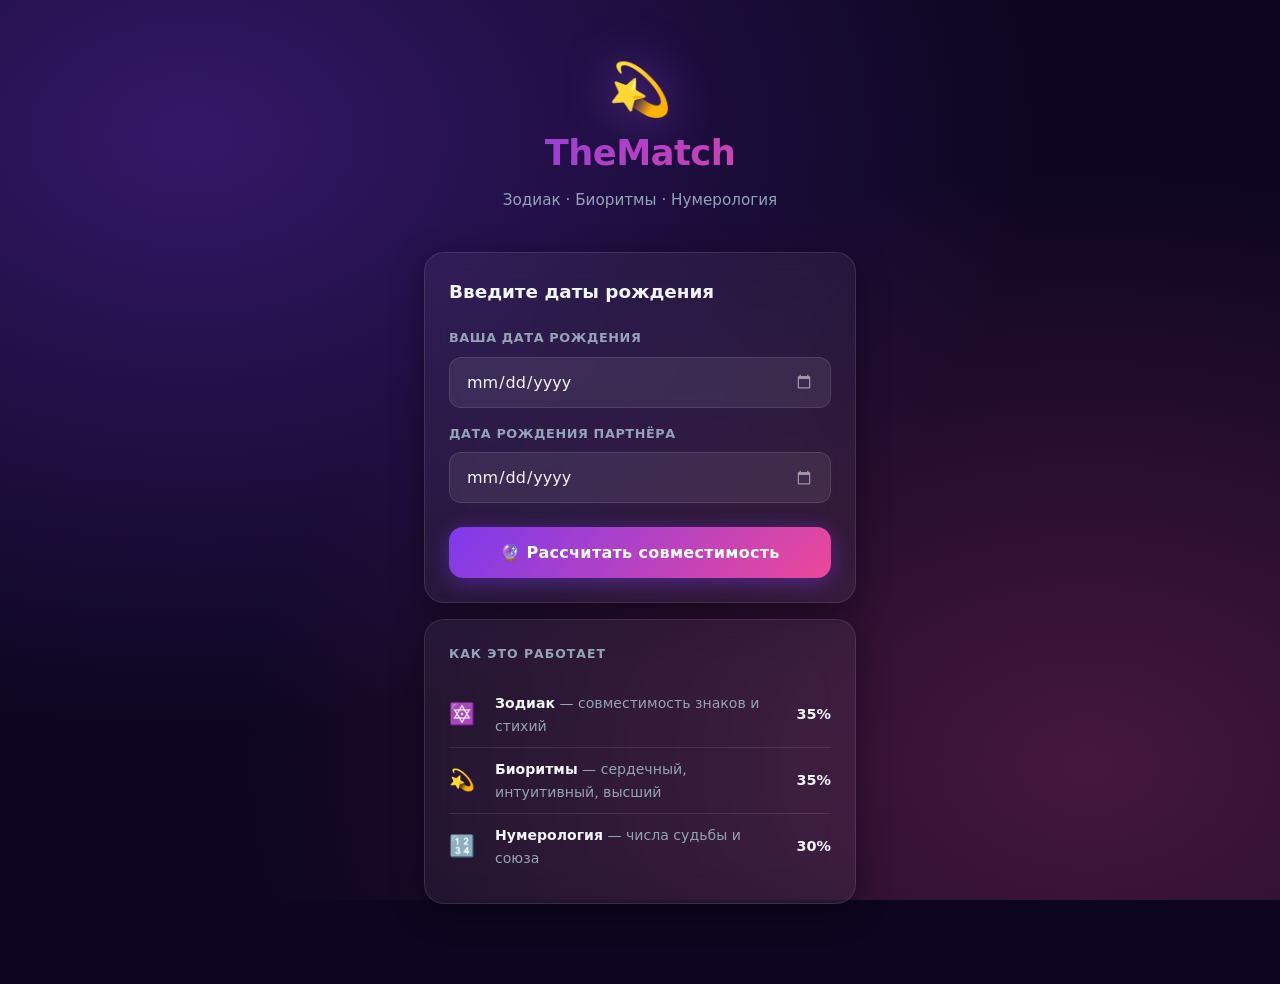
<file: index.html>
<!DOCTYPE html>
<html lang="ru">
<head>
  <meta charset="UTF-8" />
  <meta name="viewport" content="width=device-width, initial-scale=1.0" />
  <meta name="description"
        content="Рассчитайте совместимость по зодиаку, биоритмам и нумерологии" />
  <meta name="theme-color" content="#7C3AED" />

  <!-- PWA meta -->
  <meta name="mobile-web-app-capable" content="yes" />
  <meta name="apple-mobile-web-app-capable" content="yes" />
  <meta name="apple-mobile-web-app-status-bar-style" content="black-translucent" />
  <meta name="apple-mobile-web-app-title" content="TheMatch" />

  <!-- Open Graph -->
  <meta property="og:title"       content="TheMatch — Анализ совместимости" />
  <meta property="og:description" content="Зодиак · Биоритмы · Нумерология" />
  <meta property="og:type"        content="website" />

  <title>TheMatch — Анализ совместимости</title>

  <link rel="manifest" href="/manifest.json" />
  <link rel="icon" type="image/svg+xml" href="/icons/icon.svg" />
  <link rel="apple-touch-icon" href="/icons/icon.svg" />
  <link rel="stylesheet" href="/style.css" />
</head>
<body>

<div class="app">

  <!-- ---------------------------------------------------------------- -->
  <!-- App header                                                         -->
  <!-- ---------------------------------------------------------------- -->
  <header class="app-header">
    <div class="logo" aria-hidden="true">💫</div>
    <h1>TheMatch</h1>
    <p class="tagline">Зодиак · Биоритмы · Нумерология</p>
  </header>

  <main>

    <!-- -------------------------------------------------------------- -->
    <!-- Form section                                                     -->
    <!-- -------------------------------------------------------------- -->
    <section id="form-section">

      <div class="card">
        <p class="form-title">Введите даты рождения</p>

        <div class="form-group">
          <label for="date1">Ваша дата рождения</label>
          <input type="date" id="date1" name="date1"
                 autocomplete="off" required />
        </div>

        <div class="form-group">
          <label for="date2">Дата рождения партнёра</label>
          <input type="date" id="date2" name="date2"
                 autocomplete="off" required />
        </div>

        <button class="btn-primary" id="calc-btn" type="button">
          🔮 Рассчитать совместимость
        </button>

        <!-- Error message (hidden by default) -->
        <div class="error-box hidden" id="error-box" role="alert"></div>
      </div>

      <!-- How it works -->
      <div class="card" style="animation-delay:0.08s">
        <p class="card-title">Как это работает</p>
        <div class="score-row" style="padding:10px 0">
          <span style="font-size:1.3rem">🔯</span>
          <span class="score-label" style="margin-left:12px">
            <strong style="color:var(--text)">Зодиак</strong> — совместимость знаков и стихий
          </span>
          <span class="score-val">35%</span>
        </div>
        <div class="score-row" style="padding:10px 0">
          <span style="font-size:1.3rem">💫</span>
          <span class="score-label" style="margin-left:12px">
            <strong style="color:var(--text)">Биоритмы</strong> — сердечный, интуитивный, высший
          </span>
          <span class="score-val">35%</span>
        </div>
        <div class="score-row" style="border:none;padding:10px 0">
          <span style="font-size:1.3rem">🔢</span>
          <span class="score-label" style="margin-left:12px">
            <strong style="color:var(--text)">Нумерология</strong> — числа судьбы и союза
          </span>
          <span class="score-val">30%</span>
        </div>
      </div>

    </section>

    <!-- -------------------------------------------------------------- -->
    <!-- Results section (populated by app.js)                           -->
    <!-- -------------------------------------------------------------- -->
    <section id="results-section" class="hidden" aria-live="polite">
    </section>

  </main>
</div>

<script src="/app.js"></script>
</body>
</html>
</file>
<file: style.css>
/* ================================================================== */
/* TheMatch PWA — Global Styles                                        */
/* Mobile-first, glassmorphism dark theme                              */
/* ================================================================== */

/* ------------------------------------------------------------------ */
/* Design tokens                                                        */
/* ------------------------------------------------------------------ */
:root {
  --primary:        #7C3AED;
  --primary-light:  #A855F7;
  --secondary:      #EC4899;
  --secondary-light:#F472B6;
  --bg:             #0D0620;
  --bg-card:        rgba(255, 255, 255, 0.05);
  --bg-input:       rgba(255, 255, 255, 0.08);
  --border:         rgba(255, 255, 255, 0.10);
  --border-focus:   rgba(168, 85, 247, 0.6);
  --text:           #F1F5F9;
  --text-muted:     #94A3B8;
  --text-dim:       #64748B;
  --error:          rgba(239, 68, 68, 0.15);
  --error-border:   rgba(239, 68, 68, 0.4);
  --error-text:     #FCA5A5;
  --gradient:       linear-gradient(135deg, var(--primary), var(--secondary));
  --shadow-card:    0 8px 32px rgba(0, 0, 0, 0.4);
  --shadow-glow:    0 0 30px rgba(124, 58, 237, 0.4);
  --blur:           blur(18px);
  --radius-card:    20px;
  --radius-btn:     14px;
  --radius-input:   12px;
  --radius-sm:      10px;
  --transition:     0.25s cubic-bezier(0.4, 0, 0.2, 1);
}

/* ------------------------------------------------------------------ */
/* Reset & base                                                         */
/* ------------------------------------------------------------------ */
*, *::before, *::after {
  margin: 0;
  padding: 0;
  box-sizing: border-box;
}

html {
  scroll-behavior: smooth;
}

body {
  font-family: -apple-system, BlinkMacSystemFont, "Segoe UI", system-ui,
    "Helvetica Neue", Arial, sans-serif;
  background-color: var(--bg);
  background-image:
    radial-gradient(ellipse at 15% 15%, rgba(124, 58, 237, 0.35) 0%, transparent 55%),
    radial-gradient(ellipse at 85% 85%, rgba(236, 72, 153, 0.25) 0%, transparent 55%);
  background-attachment: fixed;
  color: var(--text);
  min-height: 100vh;
  line-height: 1.6;
  -webkit-font-smoothing: antialiased;
}

/* ------------------------------------------------------------------ */
/* Layout                                                               */
/* ------------------------------------------------------------------ */
.app {
  max-width: 480px;
  margin: 0 auto;
  padding: 0 16px 48px;
}

/* ------------------------------------------------------------------ */
/* Header                                                               */
/* ------------------------------------------------------------------ */
.app-header {
  text-align: center;
  padding: 52px 0 36px;
}

.logo {
  font-size: 3.2rem;
  line-height: 1;
  margin-bottom: 10px;
  filter: drop-shadow(0 0 24px rgba(168, 85, 247, 0.7));
  animation: float 4s ease-in-out infinite;
}

@keyframes float {
  0%, 100% { transform: translateY(0); }
  50%       { transform: translateY(-6px); }
}

.app-header h1 {
  font-size: 2.2rem;
  font-weight: 800;
  letter-spacing: -0.5px;
  background: var(--gradient);
  -webkit-background-clip: text;
  -webkit-text-fill-color: transparent;
  background-clip: text;
}

.tagline {
  margin-top: 6px;
  color: var(--text-muted);
  font-size: 0.95rem;
}

/* ------------------------------------------------------------------ */
/* Cards                                                                */
/* ------------------------------------------------------------------ */
.card {
  background: var(--bg-card);
  border: 1px solid var(--border);
  border-radius: var(--radius-card);
  padding: 24px;
  backdrop-filter: var(--blur);
  -webkit-backdrop-filter: var(--blur);
  box-shadow: var(--shadow-card);
  margin-bottom: 16px;
  animation: fadeInUp var(--transition) both;
}

.card + .card { animation-delay: 0.05s; }
.card:nth-child(3) { animation-delay: 0.10s; }
.card:nth-child(4) { animation-delay: 0.15s; }

.card-title {
  font-size: 0.78rem;
  font-weight: 700;
  text-transform: uppercase;
  letter-spacing: 1px;
  color: var(--text-muted);
  margin-bottom: 18px;
}

/* ------------------------------------------------------------------ */
/* Form                                                                 */
/* ------------------------------------------------------------------ */
.form-title {
  font-size: 1.15rem;
  font-weight: 700;
  margin-bottom: 22px;
}

.form-group {
  margin-bottom: 16px;
}

.form-group label {
  display: block;
  font-size: 0.8rem;
  font-weight: 600;
  text-transform: uppercase;
  letter-spacing: 0.6px;
  color: var(--text-muted);
  margin-bottom: 8px;
}

.form-group input[type="date"] {
  width: 100%;
  padding: 14px 16px;
  background: var(--bg-input);
  border: 1px solid var(--border);
  border-radius: var(--radius-input);
  color: var(--text);
  font-size: 1rem;
  font-family: inherit;
  outline: none;
  transition: border-color var(--transition), background var(--transition);
  cursor: pointer;
  -webkit-appearance: none;
  appearance: none;
}

.form-group input[type="date"]:focus {
  border-color: var(--border-focus);
  background: rgba(255, 255, 255, 0.12);
}

.form-group input[type="date"]::-webkit-calendar-picker-indicator {
  filter: invert(1) opacity(0.5);
  cursor: pointer;
}

/* ------------------------------------------------------------------ */
/* Buttons                                                              */
/* ------------------------------------------------------------------ */
.btn-primary {
  width: 100%;
  padding: 16px;
  background: var(--gradient);
  border: none;
  border-radius: var(--radius-btn);
  color: #fff;
  font-size: 1rem;
  font-weight: 700;
  font-family: inherit;
  cursor: pointer;
  letter-spacing: 0.3px;
  box-shadow: 0 4px 20px rgba(124, 58, 237, 0.45);
  transition: transform var(--transition), box-shadow var(--transition), opacity var(--transition);
  margin-top: 8px;
}

.btn-primary:hover:not(:disabled) {
  transform: translateY(-2px);
  box-shadow: 0 8px 30px rgba(124, 58, 237, 0.65);
}

.btn-primary:active:not(:disabled) {
  transform: translateY(0);
}

.btn-primary:disabled {
  opacity: 0.6;
  cursor: not-allowed;
}

.btn-secondary {
  width: 100%;
  padding: 14px;
  background: transparent;
  border: 1px solid var(--border);
  border-radius: var(--radius-btn);
  color: var(--text-muted);
  font-size: 0.95rem;
  font-weight: 600;
  font-family: inherit;
  cursor: pointer;
  transition: border-color var(--transition), color var(--transition), background var(--transition);
  margin-top: 8px;
}

.btn-secondary:hover {
  border-color: var(--primary-light);
  color: var(--text);
  background: rgba(124, 58, 237, 0.1);
}

/* ------------------------------------------------------------------ */
/* Loading spinner                                                      */
/* ------------------------------------------------------------------ */
.loading-wrap {
  text-align: center;
  padding: 60px 0 48px;
}

.spinner {
  display: inline-block;
  width: 56px;
  height: 56px;
  border: 4px solid rgba(255, 255, 255, 0.08);
  border-top-color: var(--primary);
  border-right-color: var(--secondary);
  border-radius: 50%;
  animation: spin 0.9s linear infinite;
}

@keyframes spin {
  to { transform: rotate(360deg); }
}

.loading-text {
  margin-top: 18px;
  color: var(--text-muted);
  font-size: 0.9rem;
}

/* ------------------------------------------------------------------ */
/* Results — hero score ring                                            */
/* ------------------------------------------------------------------ */
.results-hero {
  text-align: center;
  padding: 32px 24px 28px;
  background: var(--bg-card);
  border: 1px solid var(--border);
  border-radius: var(--radius-card);
  backdrop-filter: var(--blur);
  -webkit-backdrop-filter: var(--blur);
  box-shadow: var(--shadow-card);
  margin-bottom: 16px;
  animation: fadeInUp var(--transition) both;
}

.hero-label {
  font-size: 0.78rem;
  font-weight: 700;
  text-transform: uppercase;
  letter-spacing: 1px;
  color: var(--text-muted);
  margin-bottom: 24px;
}

/* Score ring wrapper */
.ring-wrap {
  position: relative;
  display: inline-block;
  margin-bottom: 4px;
}

.ring-wrap svg {
  display: block;
}

.ring-center {
  position: absolute;
  inset: 0;
  display: flex;
  flex-direction: column;
  align-items: center;
  justify-content: center;
  pointer-events: none;
}

.ring-pct {
  font-size: 2rem;
  font-weight: 800;
  line-height: 1;
  background: var(--gradient);
  -webkit-background-clip: text;
  -webkit-text-fill-color: transparent;
  background-clip: text;
}

.ring-emoji {
  font-size: 1.5rem;
  margin-top: 4px;
}

.hero-phrase {
  margin-top: 18px;
  color: var(--text-muted);
  font-style: italic;
  font-size: 0.92rem;
  line-height: 1.55;
  padding: 0 8px;
}

/* ------------------------------------------------------------------ */
/* Section header inside a card                                         */
/* ------------------------------------------------------------------ */
.section-header {
  display: flex;
  align-items: center;
  justify-content: space-between;
  margin-bottom: 16px;
}

.section-title {
  font-size: 1rem;
  font-weight: 700;
  display: flex;
  align-items: center;
  gap: 8px;
}

.section-score {
  font-size: 1.1rem;
  font-weight: 800;
  background: var(--gradient);
  -webkit-background-clip: text;
  -webkit-text-fill-color: transparent;
  background-clip: text;
  white-space: nowrap;
}

/* ------------------------------------------------------------------ */
/* Zodiac — sign pair                                                   */
/* ------------------------------------------------------------------ */
.sign-pair {
  display: flex;
  align-items: center;
  justify-content: center;
  gap: 10px;
  padding: 16px 0 12px;
}

.sign-item {
  flex: 1;
  text-align: center;
  min-width: 0;
}

.sign-symbol {
  font-size: 2.6rem;
  line-height: 1;
}

.sign-name {
  font-weight: 700;
  font-size: 0.9rem;
  margin-top: 4px;
  white-space: nowrap;
  overflow: hidden;
  text-overflow: ellipsis;
}

.sign-desc {
  font-size: 0.75rem;
  color: var(--text-muted);
  margin-top: 2px;
  line-height: 1.3;
}

.sign-sep {
  font-size: 1.4rem;
  color: var(--text-dim);
  flex-shrink: 0;
}

/* ------------------------------------------------------------------ */
/* Score rows (zodiac sub-scores, biorhythm rhythms)                    */
/* ------------------------------------------------------------------ */
.score-row {
  display: flex;
  align-items: center;
  padding: 9px 0;
  border-bottom: 1px solid var(--border);
  gap: 8px;
}

.score-row:last-child {
  border-bottom: none;
}

.score-label {
  flex: 1;
  font-size: 0.88rem;
  color: var(--text-muted);
  min-width: 0;
}

.score-val {
  font-size: 0.9rem;
  font-weight: 700;
  color: var(--text);
  white-space: nowrap;
}

.score-bar-track {
  width: 72px;
  height: 5px;
  background: rgba(255, 255, 255, 0.08);
  border-radius: 3px;
  overflow: hidden;
  flex-shrink: 0;
}

.score-bar-fill {
  height: 100%;
  border-radius: 3px;
  background: var(--gradient);
  width: 0;
  transition: width 1.1s cubic-bezier(0.4, 0, 0.2, 1);
}

/* ------------------------------------------------------------------ */
/* Italic phrase / description                                          */
/* ------------------------------------------------------------------ */
.phrase {
  font-style: italic;
  color: var(--text-muted);
  font-size: 0.85rem;
  line-height: 1.55;
  margin-top: 10px;
  padding-top: 10px;
  border-top: 1px solid var(--border);
}

/* ------------------------------------------------------------------ */
/* Numerology numbers                                                   */
/* ------------------------------------------------------------------ */
.number-pair {
  display: flex;
  gap: 12px;
  margin-bottom: 14px;
}

.number-card {
  flex: 1;
  background: rgba(255, 255, 255, 0.05);
  border: 1px solid var(--border);
  border-radius: var(--radius-sm);
  padding: 14px 10px;
  text-align: center;
}

.number-val {
  font-size: 1.8rem;
  font-weight: 800;
  line-height: 1;
  background: var(--gradient);
  -webkit-background-clip: text;
  -webkit-text-fill-color: transparent;
  background-clip: text;
}

.number-desc {
  font-size: 0.78rem;
  color: var(--text-muted);
  margin-top: 6px;
  line-height: 1.3;
}

.partnership-box {
  background: rgba(124, 58, 237, 0.12);
  border: 1px solid rgba(124, 58, 237, 0.3);
  border-radius: var(--radius-sm);
  padding: 14px;
  text-align: center;
  margin-top: 4px;
}

.partnership-label {
  font-size: 0.78rem;
  font-weight: 600;
  text-transform: uppercase;
  letter-spacing: 0.5px;
  color: var(--primary-light);
  margin-bottom: 4px;
}

.partnership-val {
  font-size: 1.3rem;
  font-weight: 700;
}

.partnership-desc {
  font-size: 0.83rem;
  color: var(--text-muted);
  margin-top: 4px;
  font-style: italic;
  line-height: 1.4;
}

/* ------------------------------------------------------------------ */
/* PWA install banner                                                   */
/* ------------------------------------------------------------------ */
.install-banner {
  display: flex;
  align-items: center;
  gap: 12px;
  background: linear-gradient(
    135deg,
    rgba(124, 58, 237, 0.15),
    rgba(236, 72, 153, 0.15)
  );
  border: 1px solid var(--border);
  border-radius: 16px;
  padding: 14px 16px;
  margin-bottom: 16px;
  animation: fadeInUp var(--transition) both;
}

.install-icon { font-size: 1.6rem; flex-shrink: 0; }

.install-copy {
  flex: 1;
  min-width: 0;
}

.install-copy strong {
  display: block;
  font-size: 0.9rem;
  color: var(--text);
}

.install-copy span {
  font-size: 0.8rem;
  color: var(--text-muted);
}

.btn-install {
  padding: 8px 14px;
  background: var(--gradient);
  border: none;
  border-radius: 10px;
  color: #fff;
  font-size: 0.82rem;
  font-weight: 700;
  font-family: inherit;
  cursor: pointer;
  white-space: nowrap;
  flex-shrink: 0;
  transition: opacity var(--transition);
}

.btn-install:hover { opacity: 0.9; }

/* ------------------------------------------------------------------ */
/* Error message                                                        */
/* ------------------------------------------------------------------ */
.error-box {
  background: var(--error);
  border: 1px solid var(--error-border);
  border-radius: 12px;
  padding: 14px 16px;
  color: var(--error-text);
  font-size: 0.9rem;
  text-align: center;
  margin-top: 12px;
}

/* ------------------------------------------------------------------ */
/* Utilities                                                            */
/* ------------------------------------------------------------------ */
.hidden { display: none !important; }
.divider { height: 1px; background: var(--border); margin: 12px 0; }
.mt-8 { margin-top: 8px; }

/* ------------------------------------------------------------------ */
/* Animations                                                           */
/* ------------------------------------------------------------------ */
@keyframes fadeInUp {
  from { opacity: 0; transform: translateY(18px); }
  to   { opacity: 1; transform: translateY(0); }
}

/* ------------------------------------------------------------------ */
/* Responsive                                                           */
/* ------------------------------------------------------------------ */
@media (min-width: 480px) {
  .app { padding: 0 24px 64px; }
  .app-header { padding: 64px 0 40px; }
}
</file>
